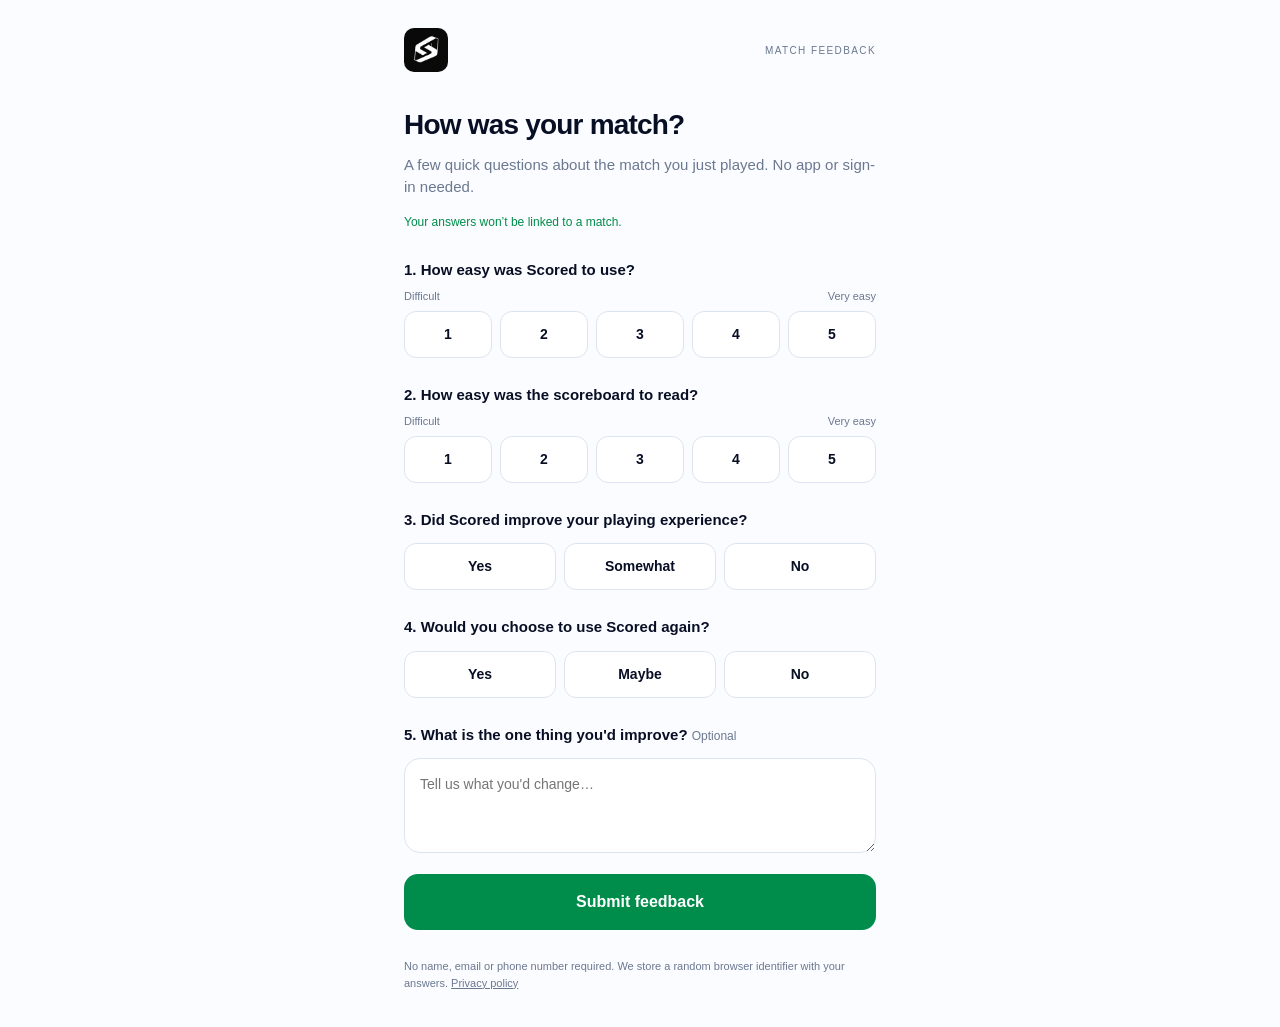
<file: pilot-feedback/index.html>
<!doctype html>
<html lang="en">
<head>
<meta charset="utf-8">
<meta name="viewport" content="width=device-width,initial-scale=1">
<meta name="theme-color" content="#FBFCFF">
<meta name="referrer" content="no-referrer">
<title>Match feedback · Scored</title>
<link rel="stylesheet" href="feedback.css">
<script src="feedback.js" type="module"></script>
</head>
<body>
<main>
<header><a href="/pilot-feedback/" aria-label="Scored feedback"><img src="scored-app-logo.png" alt="Scored"></a><span class="tag">MATCH FEEDBACK</span></header>
<section id="survey">
<h1>How was your match?</h1>
<p class="intro">A few quick questions about the match you just played. No app or sign-in needed.</p>
<p class="match-note" id="match-note">Your answers will be linked to this match.</p>
<form id="feedback-form">
<fieldset><legend>1. How easy was Scored to use?</legend><div class="scale"><span>Difficult</span><span>Very easy</span></div><div class="choices"><label><input type="radio" name="easeOfUse" value="1" required><span>1</span></label><label><input type="radio" name="easeOfUse" value="2" required><span>2</span></label><label><input type="radio" name="easeOfUse" value="3" required><span>3</span></label><label><input type="radio" name="easeOfUse" value="4" required><span>4</span></label><label><input type="radio" name="easeOfUse" value="5" required><span>5</span></label></div></fieldset>
<fieldset><legend>2. How easy was the scoreboard to read?</legend><div class="scale"><span>Difficult</span><span>Very easy</span></div><div class="choices"><label><input type="radio" name="scoreboardReadability" value="1" required><span>1</span></label><label><input type="radio" name="scoreboardReadability" value="2" required><span>2</span></label><label><input type="radio" name="scoreboardReadability" value="3" required><span>3</span></label><label><input type="radio" name="scoreboardReadability" value="4" required><span>4</span></label><label><input type="radio" name="scoreboardReadability" value="5" required><span>5</span></label></div></fieldset>
<fieldset><legend>3. Did Scored improve your playing experience?</legend><div class="choices"><label><input type="radio" name="improvedPlayingExperience" value="yes" required><span>Yes</span></label><label><input type="radio" name="improvedPlayingExperience" value="somewhat" required><span>Somewhat</span></label><label><input type="radio" name="improvedPlayingExperience" value="no" required><span>No</span></label></div></fieldset>
<fieldset><legend>4. Would you choose to use Scored again?</legend><div class="choices"><label><input type="radio" name="useScoredAgain" value="yes" required><span>Yes</span></label><label><input type="radio" name="useScoredAgain" value="maybe" required><span>Maybe</span></label><label><input type="radio" name="useScoredAgain" value="no" required><span>No</span></label></div></fieldset>
<label class="improvement" for="improvement">5. What is the one thing you'd improve? <small>Optional</small></label>
<textarea id="improvement" name="improvement" rows="3" maxlength="500" placeholder="Tell us what you'd change…"></textarea>
<p id="error" role="alert"></p>
<button type="submit" id="submit">Submit feedback</button>
</form>
</section>
<section id="thanks" hidden tabindex="-1"><div class="tick" aria-hidden="true">✓</div><h1>Thank you for your feedback</h1><p>Your answers have been saved for this match. See you on court!</p></section>
<noscript><p>Please enable JavaScript to send feedback.</p></noscript>
<footer>No name, email or phone number required. We store a random browser identifier with your answers. <a href="/privacy.html">Privacy policy</a></footer>
</main>
</body>
</html>
</file>
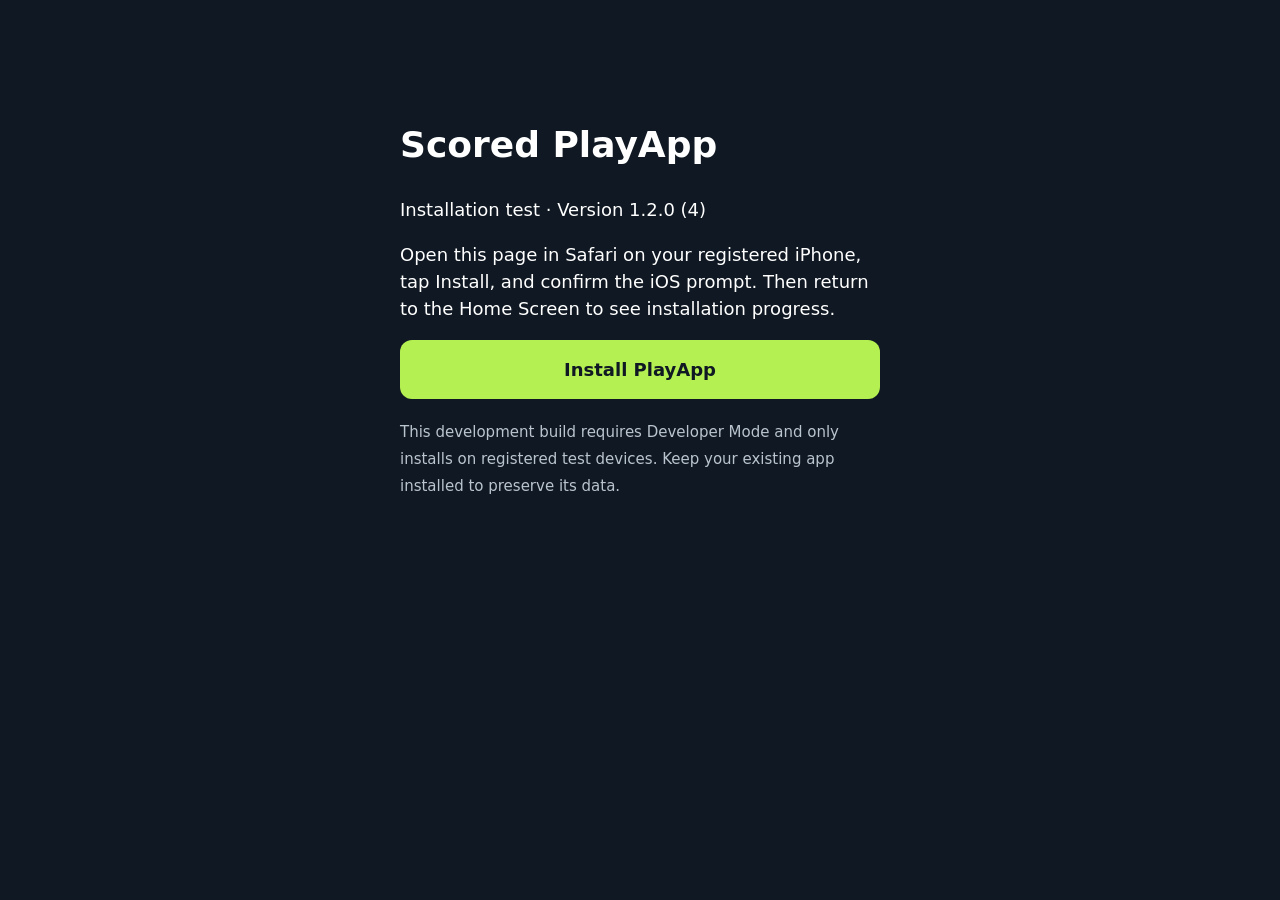
<file: install/playapp-9362b5ba17e04d22/index.html>
<!doctype html><html lang="en"><head><meta charset="utf-8"><meta name="viewport" content="width=device-width,initial-scale=1"><meta name="robots" content="noindex,nofollow"><title>Install Scored PlayApp</title><style>body{font:18px system-ui;background:#101923;color:#fff;max-width:480px;margin:70px auto;padding:24px;line-height:1.5}a{display:block;background:#b4f051;color:#101923;text-align:center;padding:16px;border-radius:12px;text-decoration:none;font-weight:700}small{color:#b9c4cf}</style></head><body><h1>Scored PlayApp</h1><p>Installation test · Version 1.2.0 (4)</p><p>Open this page in Safari on your registered iPhone, tap Install, and confirm the iOS prompt. Then return to the Home Screen to see installation progress.</p><a href="itms-services://?action=download-manifest&amp;url=https://links.scoredlabs.com/install/playapp-9362b5ba17e04d22/manifest.plist">Install PlayApp</a><p><small>This development build requires Developer Mode and only installs on registered test devices. Keep your existing app installed to preserve its data.</small></p></body></html>
</file>
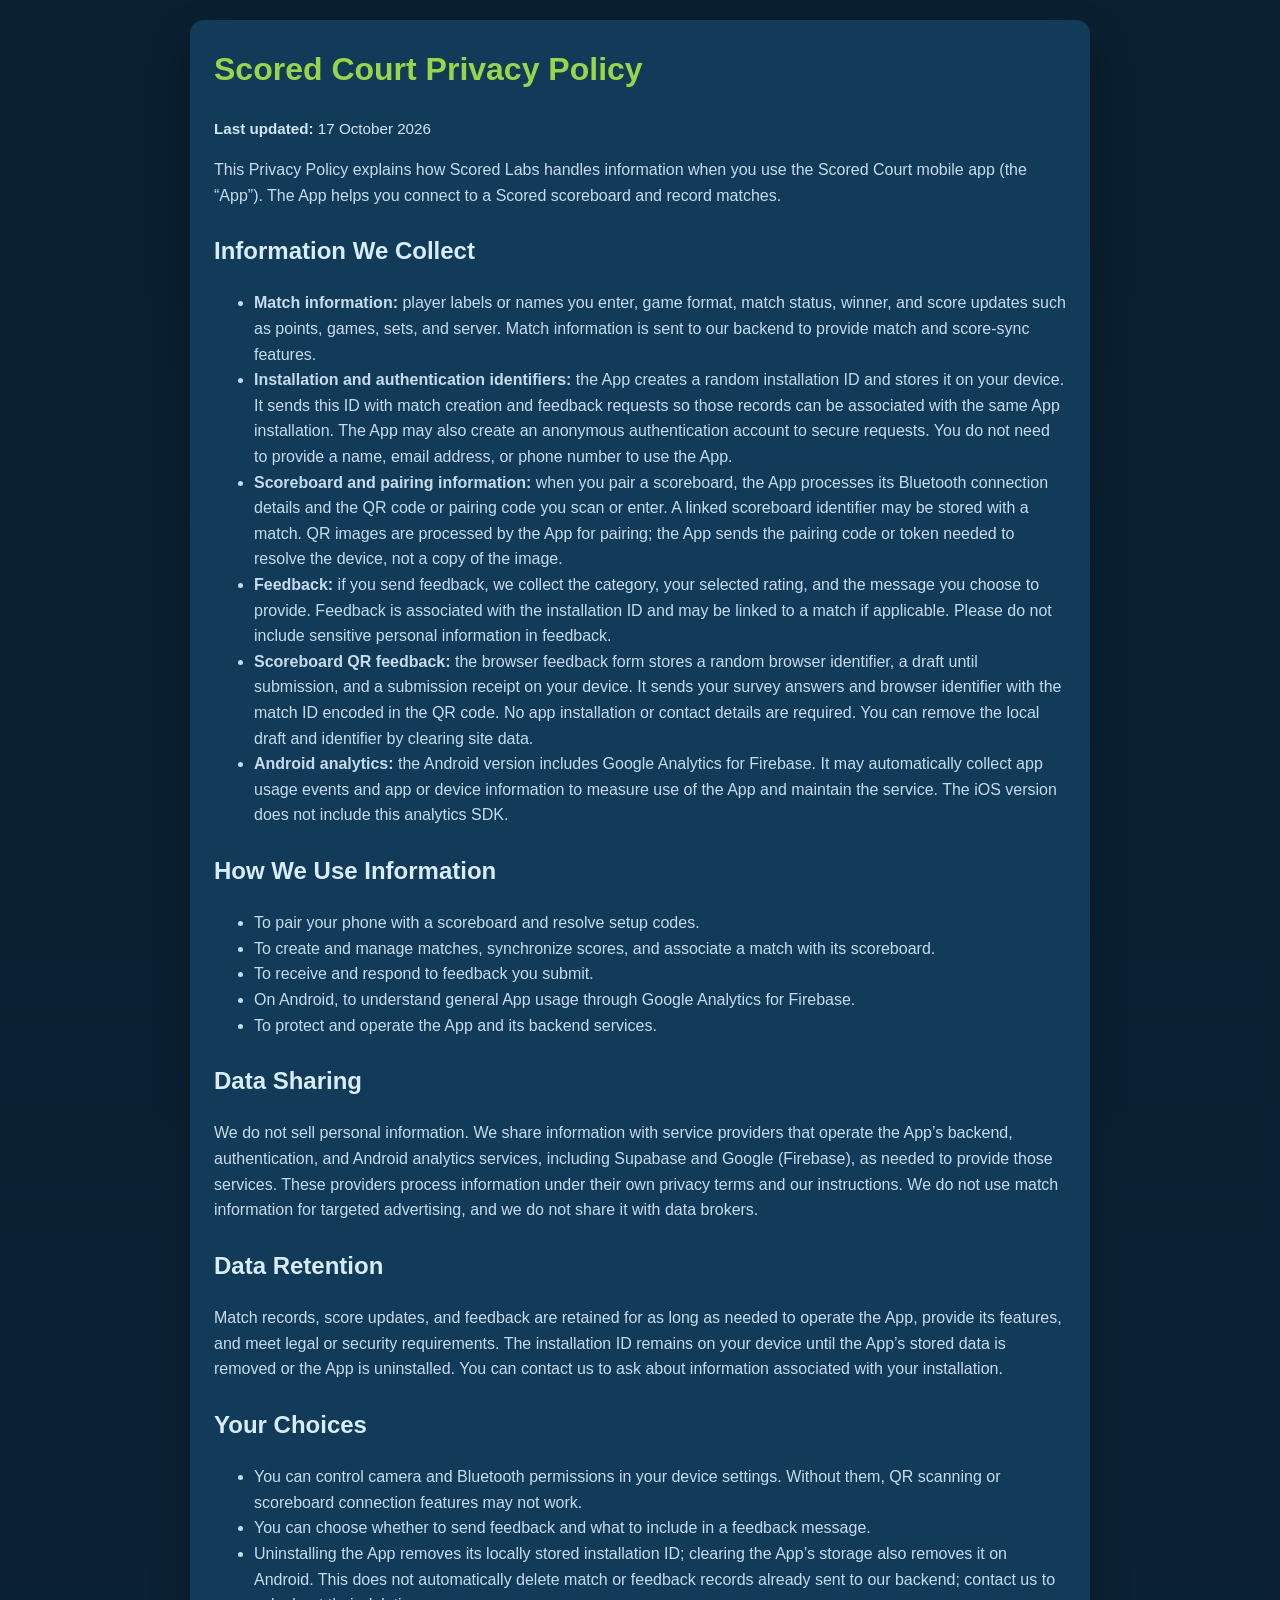
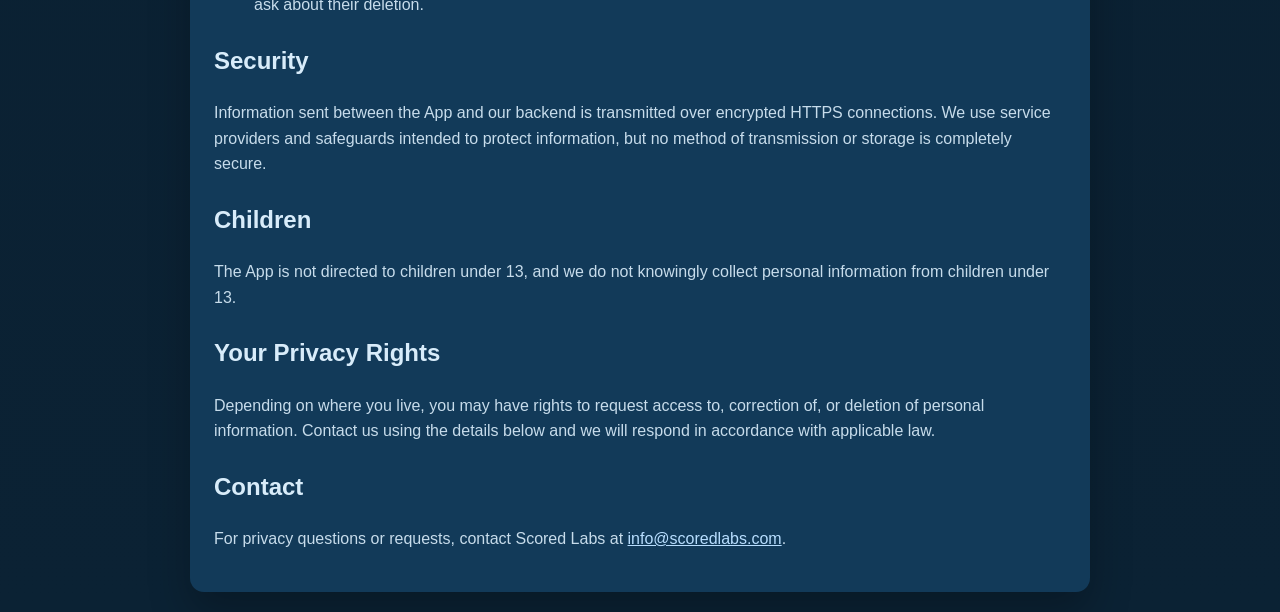
<file: privacy.html>
<!doctype html>
<html lang="en">
<head>
  <meta charset="utf-8" />
  <meta name="viewport" content="width=device-width,initial-scale=1" />
  <title>Scored Court Privacy Policy</title>
  <meta name="description" content="Privacy Policy for the Scored Court mobile app." />
  <style>
    :root {
      --bg: #0b2234;
      --card: #123a59;
      --text: #eaf4fb;
      --muted: #c7dceb;
      --accent: #98d54c;
      --link: #b8deff;
    }
    * { box-sizing: border-box; }
    body {
      margin: 0;
      font-family: "Segoe UI", "Helvetica Neue", Arial, sans-serif;
      background: linear-gradient(180deg, #0a1f30, var(--bg));
      color: var(--text);
      line-height: 1.6;
      padding: 20px;
    }
    .wrap {
      max-width: 900px;
      margin: 0 auto;
      background: var(--card);
      border-radius: 14px;
      padding: 24px;
      box-shadow: 0 20px 40px rgba(0, 0, 0, 0.25);
    }
    h1, h2 { margin-top: 0; }
    h1 { color: var(--accent); }
    h2 { margin-top: 24px; color: #d8ecfa; }
    p, li { color: var(--muted); }
    a { color: var(--link); }
    .updated {
      margin-top: 0;
      font-size: 0.95rem;
      color: #d0e6f6;
    }
  </style>
</head>
<body>
  <main class="wrap">
    <h1>Scored Court Privacy Policy</h1>
    <p class="updated"><strong>Last updated:</strong> 17 October 2026</p>

    <p>
      This Privacy Policy explains how Scored Labs handles information when you use the Scored Court
      mobile app (the “App”). The App helps you connect to a Scored scoreboard and record matches.
    </p>

    <h2>Information We Collect</h2>
    <ul>
      <li><strong>Match information:</strong> player labels or names you enter, game format, match status, winner, and score updates such as points, games, sets, and server. Match information is sent to our backend to provide match and score-sync features.</li>
      <li><strong>Installation and authentication identifiers:</strong> the App creates a random installation ID and stores it on your device. It sends this ID with match creation and feedback requests so those records can be associated with the same App installation. The App may also create an anonymous authentication account to secure requests. You do not need to provide a name, email address, or phone number to use the App.</li>
      <li><strong>Scoreboard and pairing information:</strong> when you pair a scoreboard, the App processes its Bluetooth connection details and the QR code or pairing code you scan or enter. A linked scoreboard identifier may be stored with a match. QR images are processed by the App for pairing; the App sends the pairing code or token needed to resolve the device, not a copy of the image.</li>
      <li><strong>Feedback:</strong> if you send feedback, we collect the category, your selected rating, and the message you choose to provide. Feedback is associated with the installation ID and may be linked to a match if applicable. Please do not include sensitive personal information in feedback.</li>
      <li><strong>Scoreboard QR feedback:</strong> the browser feedback form stores a random browser identifier, a draft until submission, and a submission receipt on your device. It sends your survey answers and browser identifier with the match ID encoded in the QR code. No app installation or contact details are required. You can remove the local draft and identifier by clearing site data.</li>
      <li><strong>Android analytics:</strong> the Android version includes Google Analytics for Firebase. It may automatically collect app usage events and app or device information to measure use of the App and maintain the service. The iOS version does not include this analytics SDK.</li>
    </ul>

    <h2>How We Use Information</h2>
    <ul>
      <li>To pair your phone with a scoreboard and resolve setup codes.</li>
      <li>To create and manage matches, synchronize scores, and associate a match with its scoreboard.</li>
      <li>To receive and respond to feedback you submit.</li>
      <li>On Android, to understand general App usage through Google Analytics for Firebase.</li>
      <li>To protect and operate the App and its backend services.</li>
    </ul>

    <h2>Data Sharing</h2>
    <p>
      We do not sell personal information. We share information with service providers that operate the
      App’s backend, authentication, and Android analytics services, including Supabase and Google
      (Firebase), as needed to provide those services. These providers process information under their
      own privacy terms and our instructions. We do not use match information for targeted advertising,
      and we do not share it with data brokers.
    </p>

    <h2>Data Retention</h2>
    <p>
      Match records, score updates, and feedback are retained for as long as needed to operate the App,
      provide its features, and meet legal or security requirements. The installation ID remains on your
      device until the App’s stored data is removed or the App is uninstalled. You can contact us to ask
      about information associated with your installation.
    </p>

    <h2>Your Choices</h2>
    <ul>
      <li>You can control camera and Bluetooth permissions in your device settings. Without them, QR scanning or scoreboard connection features may not work.</li>
      <li>You can choose whether to send feedback and what to include in a feedback message.</li>
      <li>Uninstalling the App removes its locally stored installation ID; clearing the App’s storage also removes it on Android. This does not automatically delete match or feedback records already sent to our backend; contact us to ask about their deletion.</li>
    </ul>

    <h2>Security</h2>
    <p>
      Information sent between the App and our backend is transmitted over encrypted HTTPS connections.
      We use service providers and safeguards intended to protect information, but no method of
      transmission or storage is completely secure.
    </p>

    <h2>Children</h2>
    <p>
      The App is not directed to children under 13, and we do not knowingly collect personal information
      from children under 13.
    </p>

    <h2>Your Privacy Rights</h2>
    <p>
      Depending on where you live, you may have rights to request access to, correction of, or deletion
      of personal information. Contact us using the details below and we will respond in accordance with
      applicable law.
    </p>

    <h2>Contact</h2>
    <p>
      For privacy questions or requests, contact Scored Labs at
      <a href="mailto:info@scoredlabs.com">info@scoredlabs.com</a>.
    </p>
  </main>
</body>
</html>
</file>
<file: pilot-feedback/feedback.css>
*{box-sizing:border-box}body{margin:0;background:#FBFCFF;color:#080F24;font-family:Inter,-apple-system,BlinkMacSystemFont,"Segoe UI",sans-serif;line-height:1.5}main{max-width:520px;margin:auto;padding:28px 24px 36px}header{display:flex;align-items:center;justify-content:space-between;margin-bottom:36px}header a{display:block;width:44px;height:44px}header a img{display:block;width:44px;height:44px;border-radius:10px}.tag{font-size:10px;color:#6B788F;letter-spacing:1.4px}h1{font-size:28px;line-height:1.2;letter-spacing:-.8px;margin:0 0 12px}.intro{color:#6B788F;font-size:15px;margin:0}.match-note{font-size:12px;color:#008C4A;margin:14px 0 28px}fieldset{border:0;padding:0;margin:0 0 26px;min-width:0}legend,.improvement{font-size:15px;font-weight:600;margin-bottom:12px;padding:0}.scale{display:flex;justify-content:space-between;font-size:11px;color:#6B788F;margin:-5px 0 6px}.choices{display:flex;gap:8px}.choices label{position:relative;flex:1;cursor:pointer}.choices input{position:absolute;opacity:0;width:100%;height:100%;margin:0;cursor:pointer}.choices span{display:block;text-align:center;padding:12px 4px;border:1px solid #DCE5EF;border-radius:12px;background:white;font-size:14px;font-weight:600}.choices input:checked+span{background:#E5F5EC;border-color:#008C4A;color:#00763E}.choices input:focus-visible+span{outline:3px solid #080F24;outline-offset:3px}.improvement{display:block}.improvement small{font-size:12px;font-weight:400;color:#6B788F}textarea{font:inherit;font-size:14px;width:100%;border:1px solid #DCE5EF;border-radius:16px;padding:15px;resize:vertical}textarea:focus{outline:2px solid #008C4A}button{width:100%;border:0;border-radius:14px;background:#008C4A;color:white;font:inherit;font-weight:600;padding:16px;cursor:pointer}button:disabled{opacity:.6;cursor:wait}#error{font-size:14px;color:#B42318}footer{margin-top:28px;font-size:11px;color:#6B788F}footer a{color:inherit}#thanks{text-align:center;padding:50px 0}#thanks p{color:#6B788F}.tick{font-size:44px;color:#008C4A;margin-bottom:16px}[hidden]{display:none!important}@media(max-width:360px){main{padding:24px 16px}.choices{gap:5px}}
</file>
